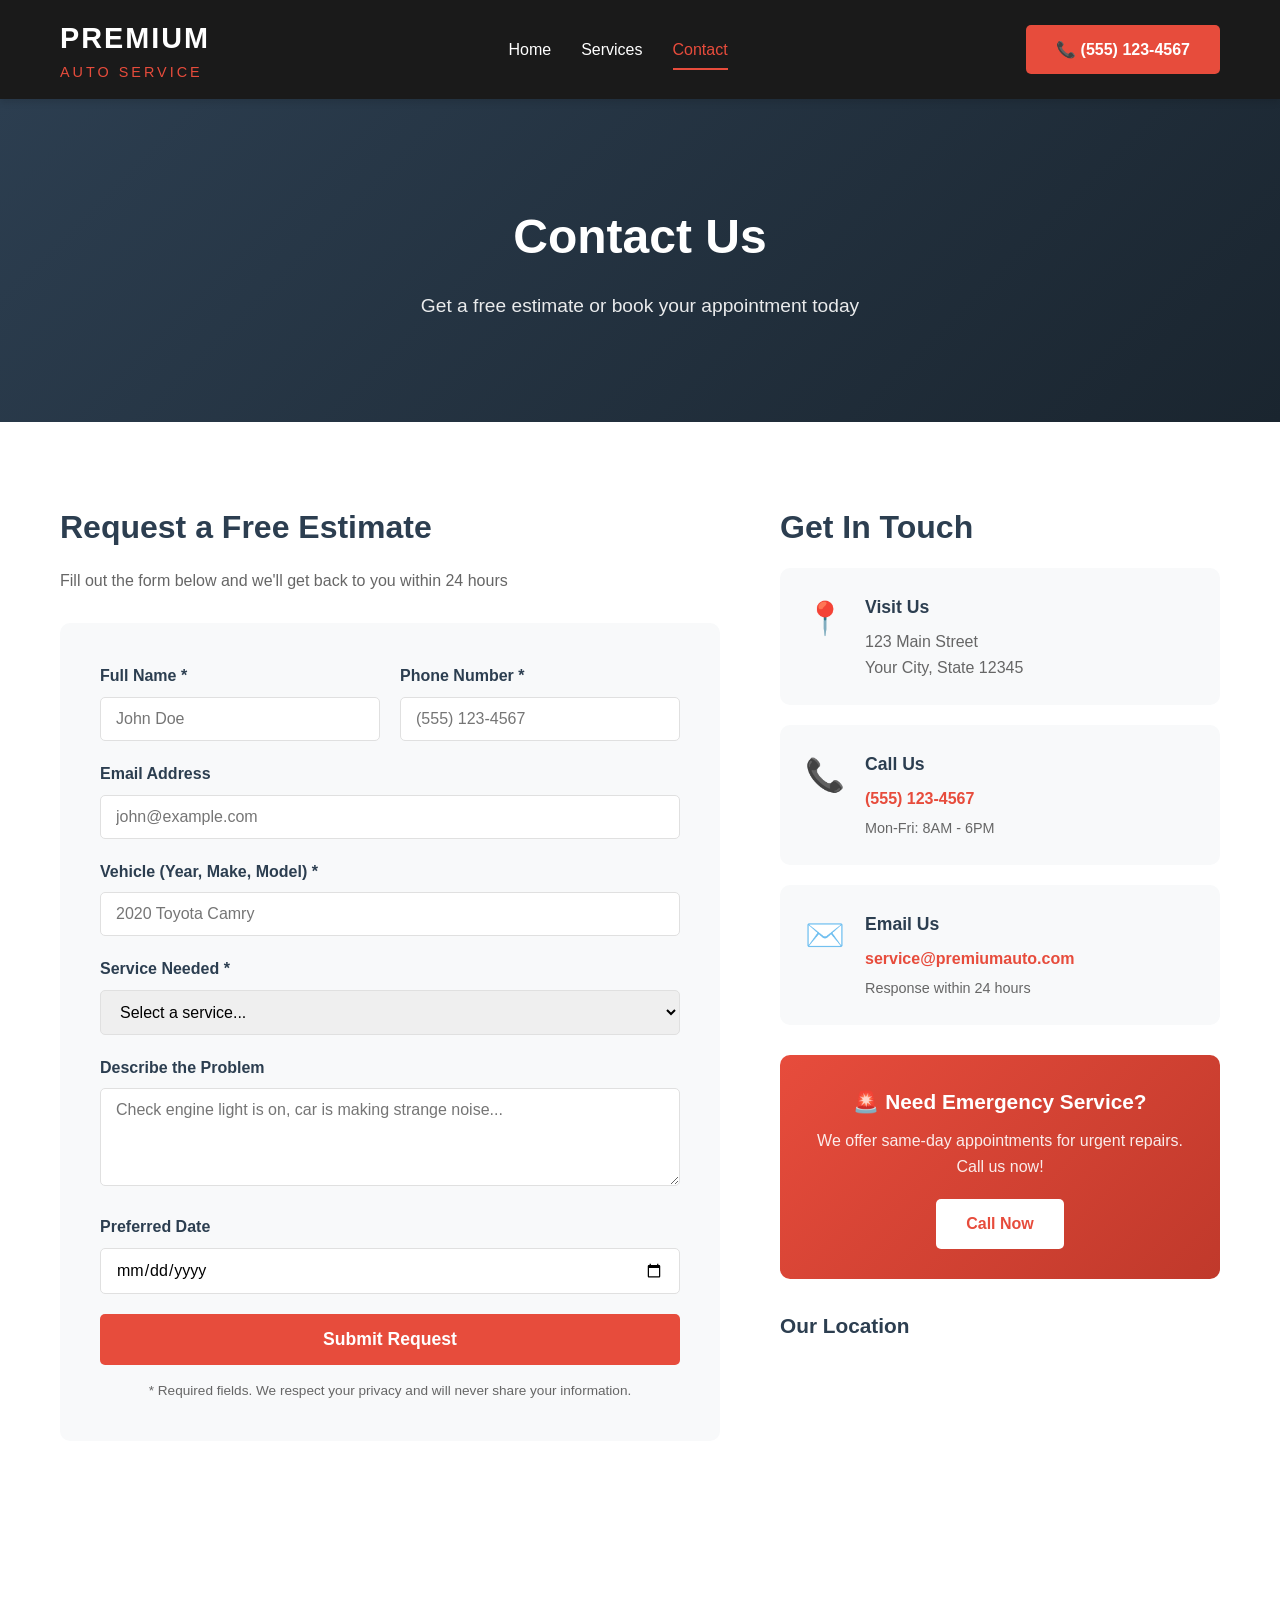
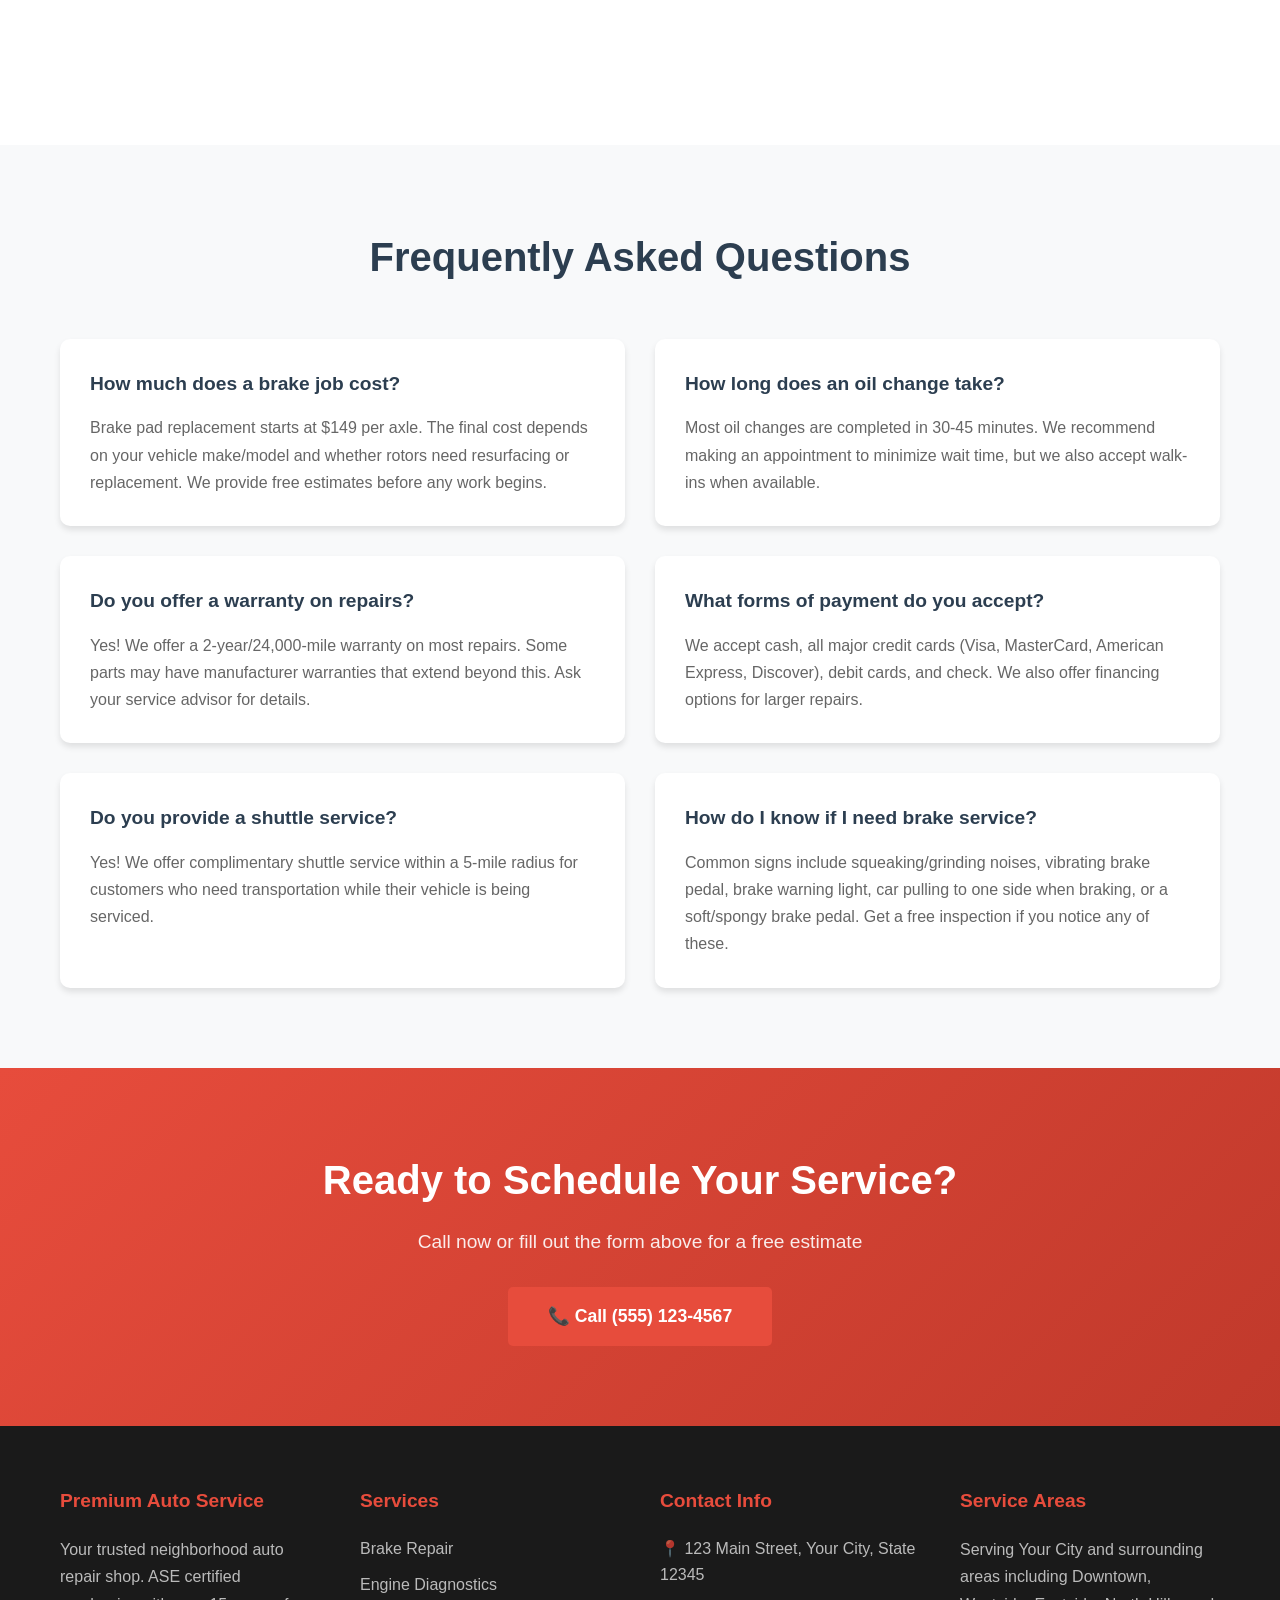
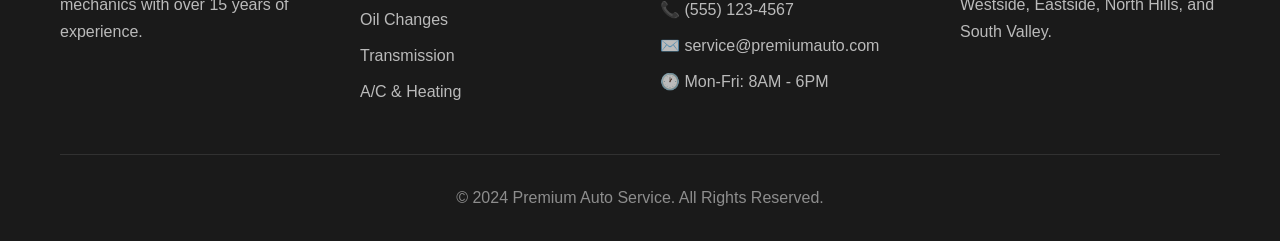
<file: contact.html>
<!DOCTYPE html>
<html lang="en">
<head>
    <meta charset="UTF-8">
    <meta name="viewport" content="width=device-width, initial-scale=1.0">
    <title>Contact Us | Book Appointment | Premium Auto Service</title>
    <meta name="description" content="Contact Premium Auto Service for free estimates and appointments. Call (555) 123-4567 or book online. Located at 123 Main Street, Your City.">
    <link rel="stylesheet" href="css/style.css">
</head>
<body>
    <!-- Header -->
    <header class="site-header">
        <div class="container header-flex">
            <div class="logo">
                <span class="logo-text">PREMIUM</span>
                <span class="logo-sub">AUTO SERVICE</span>
            </div>
            <nav class="desktop-nav">
                <a href="index.html">Home</a>
                <a href="services.html">Services</a>
                <a href="contact.html" class="active">Contact</a>
            </nav>
            <a href="tel:+15551234567" class="btn-primary header-cta">📞 (555) 123-4567</a>
            <button class="mobile-menu-btn" onclick="toggleMenu()">☰</button>
        </div>
        <div class="mobile-nav" id="mobileNav">
            <a href="index.html">Home</a>
            <a href="services.html">Services</a>
            <a href="contact.html">Contact</a>
        </div>
    </header>

    <!-- Page Hero -->
    <section class="page-hero">
        <div class="container">
            <h1>Contact Us</h1>
            <p>Get a free estimate or book your appointment today</p>
        </div>
    </section>

    <!-- Contact Section -->
    <section class="contact-section">
        <div class="container">
            <div class="contact-grid">
                
                <!-- Contact Form -->
                <div class="contact-form-wrapper">
                    <h2>Request a Free Estimate</h2>
                    <p>Fill out the form below and we'll get back to you within 24 hours</p>
                    
                    <!-- Formspree Integration (Replace YOUR_FORM_ID) -->
                    <form action="https://formspree.io/f/xjgaonza" method="POST" class="contact-form">
                        <div class="form-row">
                            <div class="form-group">
                                <label for="name">Full Name *</label>
                                <input type="text" id="name" name="name" required placeholder="John Doe">
                            </div>
                            <div class="form-group">
                                <label for="phone">Phone Number *</label>
                                <input type="tel" id="phone" name="phone" required placeholder="(555) 123-4567">
                            </div>
                        </div>
                        
                        <div class="form-group">
                            <label for="email">Email Address</label>
                            <input type="email" id="email" name="email" placeholder="john@example.com">
                        </div>
                        
                        <div class="form-group">
                            <label for="vehicle">Vehicle (Year, Make, Model) *</label>
                            <input type="text" id="vehicle" name="vehicle" required placeholder="2020 Toyota Camry">
                        </div>
                        
                        <div class="form-group">
                            <label for="service">Service Needed *</label>
                            <select id="service" name="service" required>
                                <option value="">Select a service...</option>
                                <option value="Brake Repair">Brake Repair</option>
                                <option value="Engine Diagnostics">Engine Diagnostics</option>
                                <option value="Oil Change">Oil Change</option>
                                <option value="Transmission">Transmission</option>
                                <option value="A/C & Heating">A/C & Heating</option>
                                <option value="Electrical">Electrical</option>
                                <option value="Other">Other</option>
                            </select>
                        </div>
                        
                        <div class="form-group">
                            <label for="message">Describe the Problem</label>
                            <textarea id="message" name="message" rows="4" placeholder="Check engine light is on, car is making strange noise..."></textarea>
                        </div>
                        
                        <div class="form-group">
                            <label for="preferred-date">Preferred Date</label>
                            <input type="date" id="preferred-date" name="preferred_date">
                        </div>
                        
                        <button type="submit" class="btn-primary btn-large btn-full">Submit Request</button>
                        
                        <p class="form-note">* Required fields. We respect your privacy and will never share your information.</p>
                    </form>
                </div>

                <!-- Contact Info -->
                <div class="contact-info-wrapper">
                    <h2>Get In Touch</h2>
                    
                    <div class="contact-card">
                        <div class="contact-icon">📍</div>
                        <div>
                            <h3>Visit Us</h3>
                            <p>123 Main Street<br>Your City, State 12345</p>
                        </div>
                    </div>
                    
                    <div class="contact-card">
                        <div class="contact-icon">📞</div>
                        <div>
                            <h3>Call Us</h3>
                            <p><a href="tel:+15551234567">(555) 123-4567</a></p>
                            <p class="hours">Mon-Fri: 8AM - 6PM</p>
                        </div>
                    </div>
                    
                    <div class="contact-card">
                        <div class="contact-icon">✉️</div>
                        <div>
                            <h3>Email Us</h3>
                            <p><a href="mailto:service@premiumauto.com">service@premiumauto.com</a></p>
                            <p class="hours">Response within 24 hours</p>
                        </div>
                    </div>

                    <div class="emergency-box">
                        <h3>🚨 Need Emergency Service?</h3>
                        <p>We offer same-day appointments for urgent repairs. Call us now!</p>
                        <a href="tel:+15551234567" class="btn-primary">Call Now</a>
                    </div>

                    <div class="map-box">
                        <h3>Our Location</h3>
                        <!-- Google Maps Embed (Replace with your actual location) -->
                        <iframe 
                            src="https://www.google.com/maps/embed?pb=!1m18!1m12!1m3!1d3022.1422937950147!2d-73.98731968482413!3d40.75889497932681!2m3!1f0!2f0!3f0!3m2!1i1024!2i768!4f13.1!3m3!1m2!1s0x89c25855c6480299%3A0x55194ec5a1ae072e!2sTimes%20Square!5e0!3m2!1sen!2sus!4v1622036400000!5m2!1sen!2sus" 
                            width="100%" 
                            height="300" 
                            style="border:0; border-radius: 8px;" 
                            allowfullscreen="" 
                            loading="lazy">
                        </iframe>
                    </div>
                </div>

            </div>
        </div>
    </section>

    <!-- FAQ Section (Great for LLMo) -->
    <section class="faq-section">
        <div class="container">
            <h2 class="section-title">Frequently Asked Questions</h2>
            <div class="faq-grid">
                <div class="faq-item">
                    <h3>How much does a brake job cost?</h3>
                    <p>Brake pad replacement starts at $149 per axle. The final cost depends on your vehicle make/model and whether rotors need resurfacing or replacement. We provide free estimates before any work begins.</p>
                </div>
                <div class="faq-item">
                    <h3>How long does an oil change take?</h3>
                    <p>Most oil changes are completed in 30-45 minutes. We recommend making an appointment to minimize wait time, but we also accept walk-ins when available.</p>
                </div>
                <div class="faq-item">
                    <h3>Do you offer a warranty on repairs?</h3>
                    <p>Yes! We offer a 2-year/24,000-mile warranty on most repairs. Some parts may have manufacturer warranties that extend beyond this. Ask your service advisor for details.</p>
                </div>
                <div class="faq-item">
                    <h3>What forms of payment do you accept?</h3>
                    <p>We accept cash, all major credit cards (Visa, MasterCard, American Express, Discover), debit cards, and check. We also offer financing options for larger repairs.</p>
                </div>
                <div class="faq-item">
                    <h3>Do you provide a shuttle service?</h3>
                    <p>Yes! We offer complimentary shuttle service within a 5-mile radius for customers who need transportation while their vehicle is being serviced.</p>
                </div>
                <div class="faq-item">
                    <h3>How do I know if I need brake service?</h3>
                    <p>Common signs include squeaking/grinding noises, vibrating brake pedal, brake warning light, car pulling to one side when braking, or a soft/spongy brake pedal. Get a free inspection if you notice any of these.</p>
                </div>
            </div>
        </div>
    </section>

    <!-- CTA Section -->
    <section class="cta-section">
        <div class="container">
            <h2>Ready to Schedule Your Service?</h2>
            <p>Call now or fill out the form above for a free estimate</p>
            <a href="tel:+15551234567" class="btn-primary btn-large">📞 Call (555) 123-4567</a>
        </div>
    </section>

    <!-- Footer -->
    <footer class="site-footer">
        <div class="container">
            <div class="footer-grid">
                <div class="footer-col">
                    <h4>Premium Auto Service</h4>
                    <p>Your trusted neighborhood auto repair shop. ASE certified mechanics with over 15 years of experience.</p>
                </div>
                <div class="footer-col">
                    <h4>Services</h4>
                    <ul>
                        <li><a href="services.html#brakes">Brake Repair</a></li>
                        <li><a href="services.html#engine">Engine Diagnostics</a></li>
                        <li><a href="services.html#oil">Oil Changes</a></li>
                        <li><a href="services.html#transmission">Transmission</a></li>
                        <li><a href="services.html#ac">A/C & Heating</a></li>
                    </ul>
                </div>
                <div class="footer-col">
                    <h4>Contact Info</h4>
                    <ul class="contact-info">
                        <li>📍 123 Main Street, Your City, State 12345</li>
                        <li>📞 (555) 123-4567</li>
                        <li>✉️ service@premiumauto.com</li>
                        <li>🕐 Mon-Fri: 8AM - 6PM</li>
                    </ul>
                </div>
                <div class="footer-col">
                    <h4>Service Areas</h4>
                    <p>Serving Your City and surrounding areas including Downtown, Westside, Eastside, North Hills, and South Valley.</p>
                </div>
            </div>
            <div class="footer-bottom">
                <p>&copy; 2024 Premium Auto Service. All Rights Reserved.</p>
            </div>
        </div>
    </footer>

    <script>
        function toggleMenu() {
            const nav = document.getElementById('mobileNav');
            nav.classList.toggle('active');
        }
    </script>
</body>
</html>
</file>
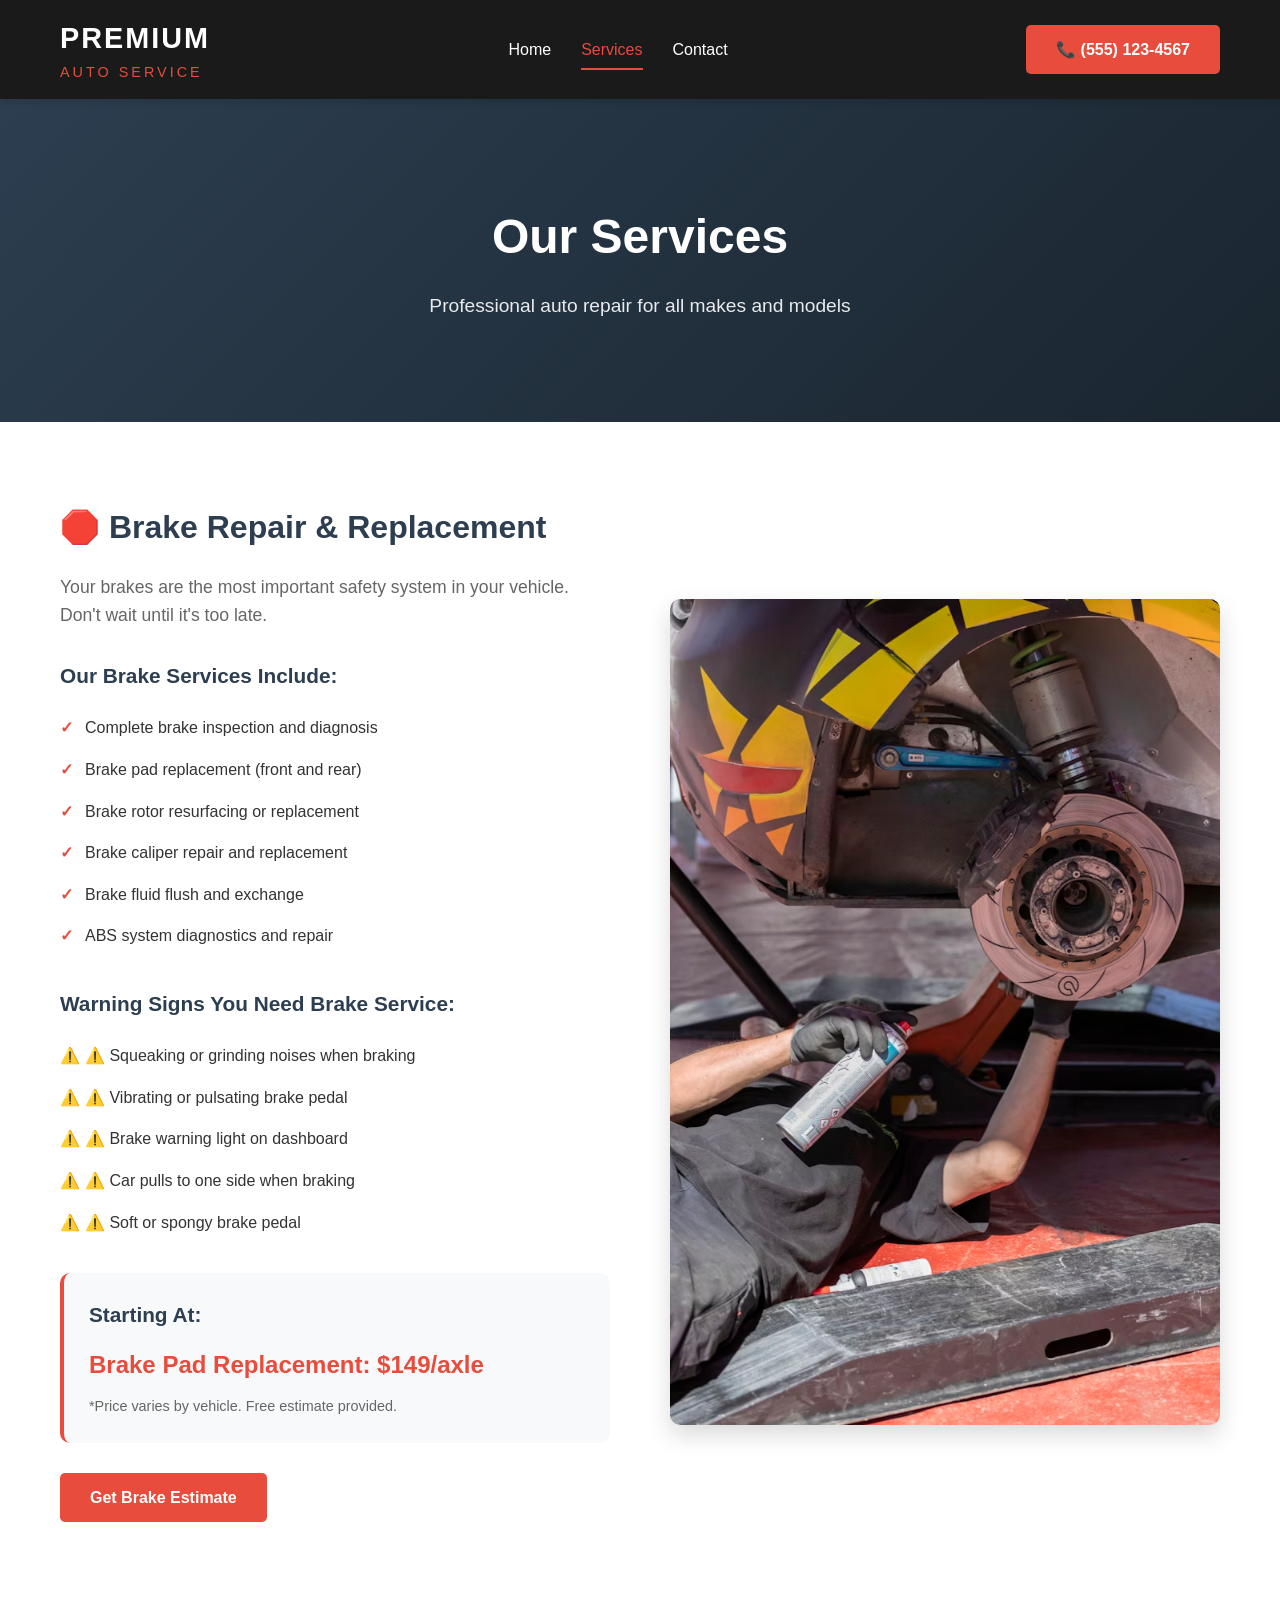
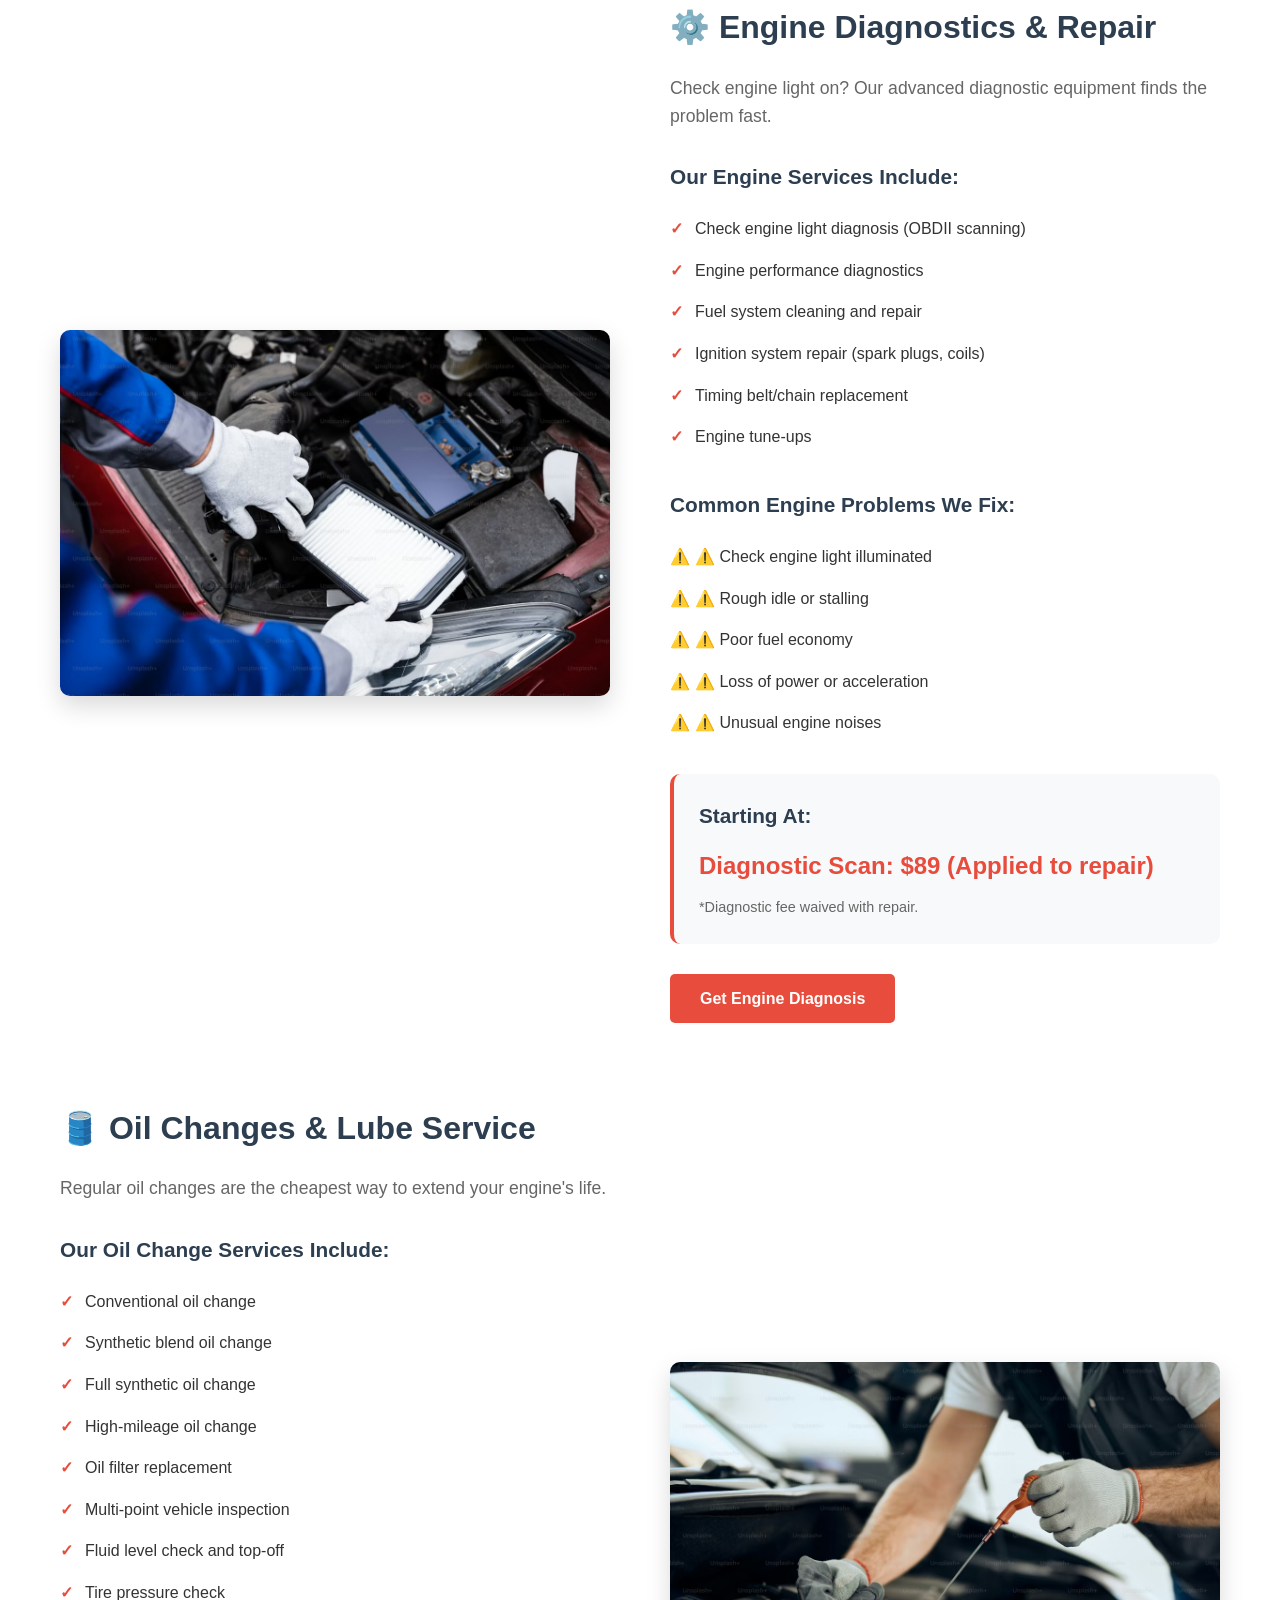
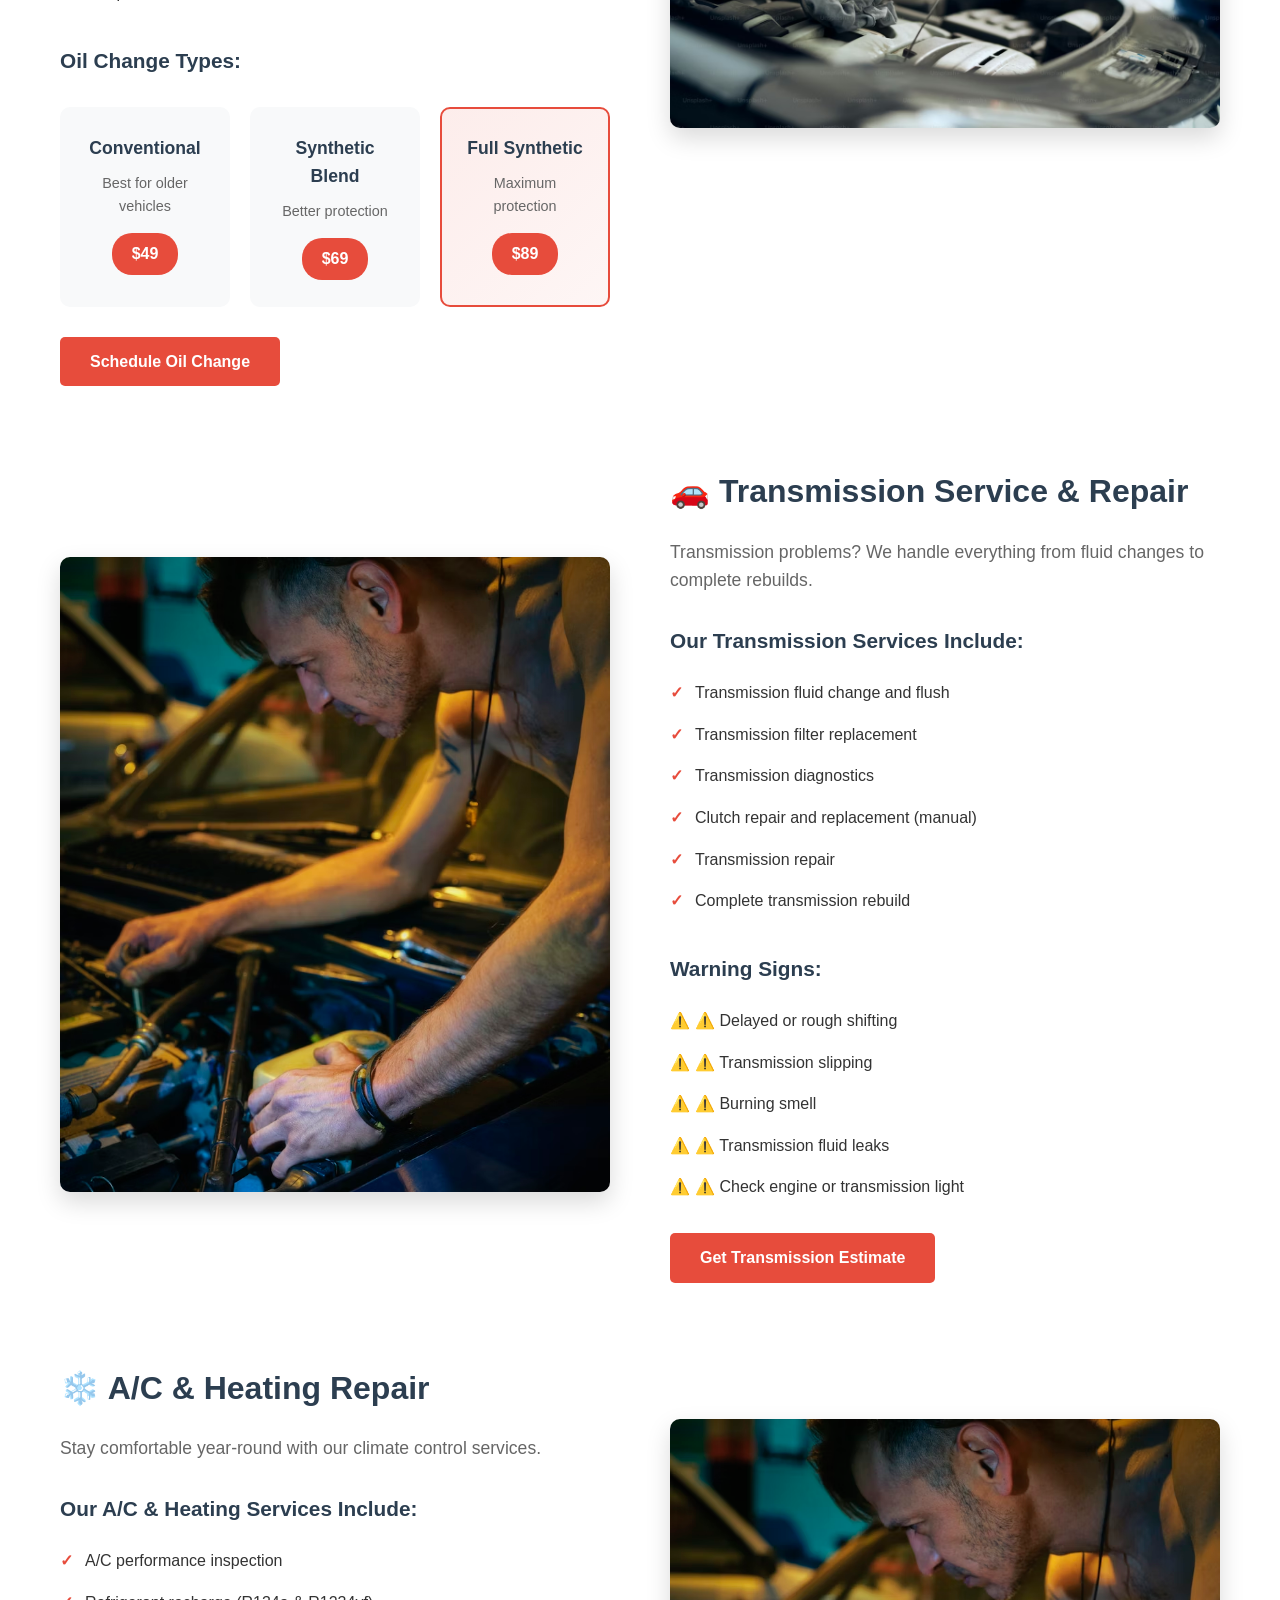
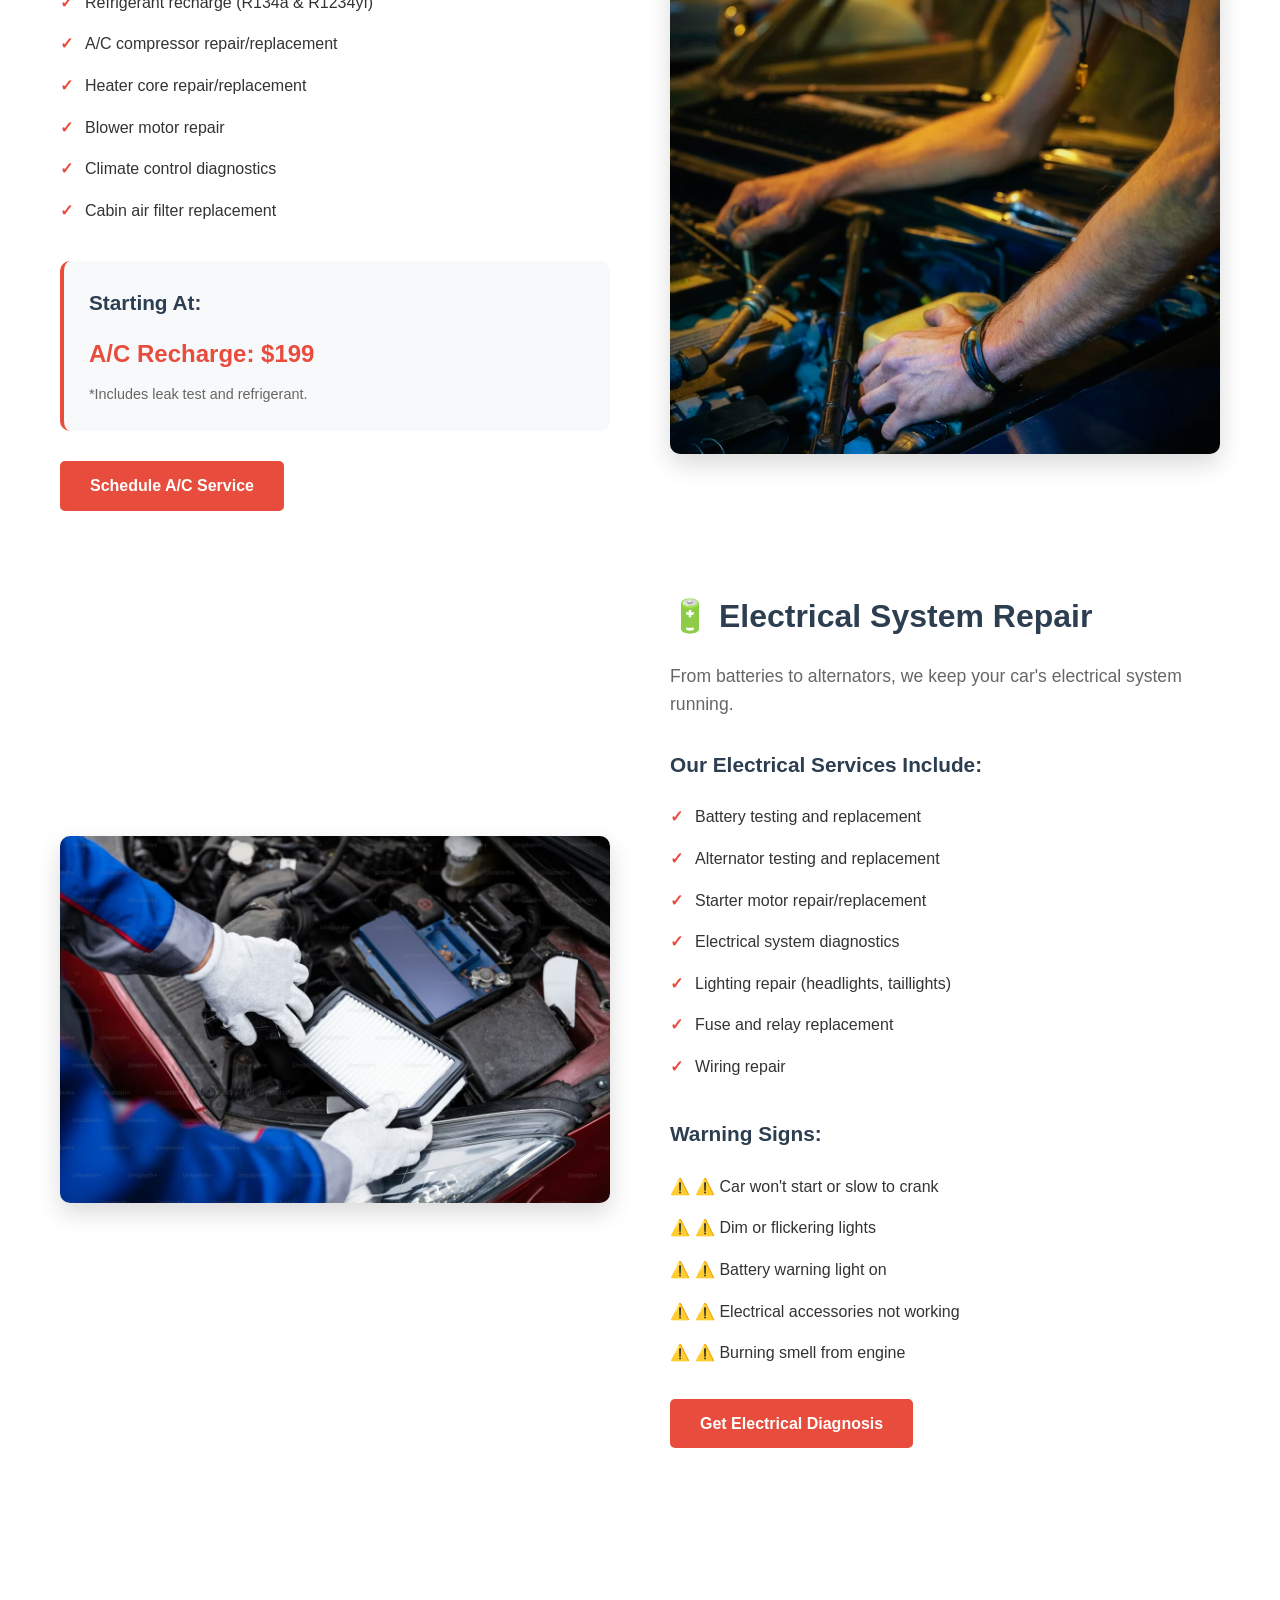
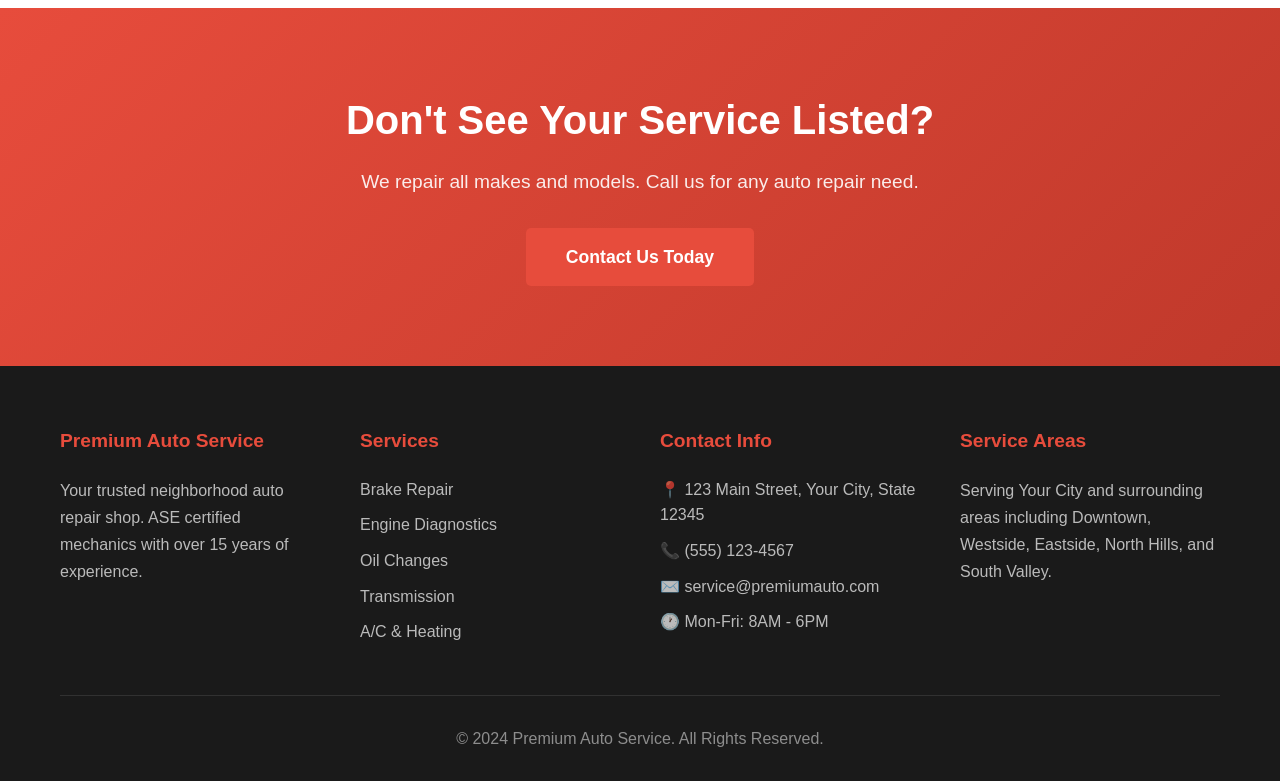
<file: services.html>
<!DOCTYPE html>
<html lang="en">
<head>
    <meta charset="UTF-8">
    <meta name="viewport" content="width=device-width, initial-scale=1.0">
    <title>Auto Repair Services | Brake, Engine, Oil Change | Premium Auto Service</title>
    <meta name="description" content="Complete auto repair services: brake repair, engine diagnostics, oil changes, transmission, A/C repair. ASE certified mechanics. Free estimates. Call now!">
    <meta name="keywords" content="brake repair, engine diagnostics, oil change, transmission repair, auto repair services">
    <link rel="stylesheet" href="css/style.css">
    
    <!-- Service Schema Markup -->
    <script type="application/ld+json">
    {
      "@context": "https://schema.org",
      "@type": "AutoRepair",
      "name": "Premium Auto Service",
      "hasOfferCatalog": {
        "@type": "OfferCatalog",
        "name": "Auto Repair Services",
        "itemListElement": [
          {
            "@type": "Offer",
            "itemOffered": {
              "@type": "Service",
              "name": "Brake Repair",
              "description": "Complete brake inspection and repair services"
            }
          },
          {
            "@type": "Offer",
            "itemOffered": {
              "@type": "Service",
              "name": "Engine Diagnostics",
              "description": "Check engine light diagnosis and repair"
            }
          },
          {
            "@type": "Offer",
            "itemOffered": {
              "@type": "Service",
              "name": "Oil Change",
              "description": "Full synthetic and conventional oil changes"
            }
          }
        ]
      }
    }
    </script>
</head>
<body>
    <!-- Header (Same as index.html) -->
    <header class="site-header">
        <div class="container header-flex">
            <div class="logo">
                <span class="logo-text">PREMIUM</span>
                <span class="logo-sub">AUTO SERVICE</span>
            </div>
            <nav class="desktop-nav">
                <a href="index.html">Home</a>
                <a href="services.html" class="active">Services</a>
                <a href="contact.html">Contact</a>
            </nav>
            <a href="tel:+15551234567" class="btn-primary header-cta">📞 (555) 123-4567</a>
            <button class="mobile-menu-btn" onclick="toggleMenu()">☰</button>
        </div>
        <div class="mobile-nav" id="mobileNav">
            <a href="index.html">Home</a>
            <a href="services.html">Services</a>
            <a href="contact.html">Contact</a>
        </div>
    </header>

    <!-- Page Hero -->
    <section class="page-hero">
        <div class="container">
            <h1>Our Services</h1>
            <p>Professional auto repair for all makes and models</p>
        </div>
    </section>

    <!-- Service Details -->
    <section class="service-details">
        <div class="container">
            
            <!-- Brake Repair -->
            <div class="service-section" id="brakes">
                <div class="service-content">
                    <h2>🛑 Brake Repair & Replacement</h2>
                    <p class="service-intro">Your brakes are the most important safety system in your vehicle. Don't wait until it's too late.</p>
                    
                    <h3>Our Brake Services Include:</h3>
                    <ul class="service-list">
                        <li>Complete brake inspection and diagnosis</li>
                        <li>Brake pad replacement (front and rear)</li>
                        <li>Brake rotor resurfacing or replacement</li>
                        <li>Brake caliper repair and replacement</li>
                        <li>Brake fluid flush and exchange</li>
                        <li>ABS system diagnostics and repair</li>
                    </ul>

                    <h3>Warning Signs You Need Brake Service:</h3>
                    <ul class="service-list warning-signs">
                        <li>⚠️ Squeaking or grinding noises when braking</li>
                        <li>⚠️ Vibrating or pulsating brake pedal</li>
                        <li>⚠️ Brake warning light on dashboard</li>
                        <li>⚠️ Car pulls to one side when braking</li>
                        <li>⚠️ Soft or spongy brake pedal</li>
                    </ul>

                    <div class="service-pricing">
                        <h3>Starting At:</h3>
                        <p class="price">Brake Pad Replacement: $149/axle</p>
                        <p class="price-note">*Price varies by vehicle. Free estimate provided.</p>
                    </div>

                    <a href="contact.html" class="btn-primary">Get Brake Estimate</a>
                </div>
                <div class="service-image">
                    <img src="images/brake-repair.avif" alt="Brake repair service - brake discs and calipers">
                </div>
            </div>

            <!-- Engine Diagnostics -->
            <div class="service-section reverse" id="engine">
                <div class="service-content">
                    <h2>⚙️ Engine Diagnostics & Repair</h2>
                    <p class="service-intro">Check engine light on? Our advanced diagnostic equipment finds the problem fast.</p>
                    
                    <h3>Our Engine Services Include:</h3>
                    <ul class="service-list">
                        <li>Check engine light diagnosis (OBDII scanning)</li>
                        <li>Engine performance diagnostics</li>
                        <li>Fuel system cleaning and repair</li>
                        <li>Ignition system repair (spark plugs, coils)</li>
                        <li>Timing belt/chain replacement</li>
                        <li>Engine tune-ups</li>
                    </ul>

                    <h3>Common Engine Problems We Fix:</h3>
                    <ul class="service-list warning-signs">
                        <li>⚠️ Check engine light illuminated</li>
                        <li>⚠️ Rough idle or stalling</li>
                        <li>⚠️ Poor fuel economy</li>
                        <li>⚠️ Loss of power or acceleration</li>
                        <li>⚠️ Unusual engine noises</li>
                    </ul>

                    <div class="service-pricing">
                        <h3>Starting At:</h3>
                        <p class="price">Diagnostic Scan: $89 (Applied to repair)</p>
                        <p class="price-note">*Diagnostic fee waived with repair.</p>
                    </div>

                    <a href="contact.html" class="btn-primary">Get Engine Diagnosis</a>
                </div>
                <div class="service-image">
                    <img src="images/engine-diagnostics.avif" alt="Engine diagnostics service - mechanic with laptop">
                </div>
            </div>

            <!-- Oil Change -->
            <div class="service-section" id="oil">
                <div class="service-content">
                    <h2>🛢️ Oil Changes & Lube Service</h2>
                    <p class="service-intro">Regular oil changes are the cheapest way to extend your engine's life.</p>
                    
                    <h3>Our Oil Change Services Include:</h3>
                    <ul class="service-list">
                        <li>Conventional oil change</li>
                        <li>Synthetic blend oil change</li>
                        <li>Full synthetic oil change</li>
                        <li>High-mileage oil change</li>
                        <li>Oil filter replacement</li>
                        <li>Multi-point vehicle inspection</li>
                        <li>Fluid level check and top-off</li>
                        <li>Tire pressure check</li>
                    </ul>

                    <h3>Oil Change Types:</h3>
                    <div class="oil-types">
                        <div class="oil-type">
                            <h4>Conventional</h4>
                            <p>Best for older vehicles</p>
                            <span class="price-tag">$49</span>
                        </div>
                        <div class="oil-type">
                            <h4>Synthetic Blend</h4>
                            <p>Better protection</p>
                            <span class="price-tag">$69</span>
                        </div>
                        <div class="oil-type featured">
                            <h4>Full Synthetic</h4>
                            <p>Maximum protection</p>
                            <span class="price-tag">$89</span>
                        </div>
                    </div>

                    <a href="contact.html" class="btn-primary">Schedule Oil Change</a>
                </div>
                <div class="service-image">
                    <img src="images/oil-change.avif" alt="Oil change service - motor oil being poured">
                </div>
            </div>

            <!-- Transmission -->
            <div class="service-section reverse" id="transmission">
                <div class="service-content">
                    <h2>🚗 Transmission Service & Repair</h2>
                    <p class="service-intro">Transmission problems? We handle everything from fluid changes to complete rebuilds.</p>
                    
                    <h3>Our Transmission Services Include:</h3>
                    <ul class="service-list">
                        <li>Transmission fluid change and flush</li>
                        <li>Transmission filter replacement</li>
                        <li>Transmission diagnostics</li>
                        <li>Clutch repair and replacement (manual)</li>
                        <li>Transmission repair</li>
                        <li>Complete transmission rebuild</li>
                    </ul>

                    <h3>Warning Signs:</h3>
                    <ul class="service-list warning-signs">
                        <li>⚠️ Delayed or rough shifting</li>
                        <li>⚠️ Transmission slipping</li>
                        <li>⚠️ Burning smell</li>
                        <li>⚠️ Transmission fluid leaks</li>
                        <li>⚠️ Check engine or transmission light</li>
                    </ul>

                    <a href="contact.html" class="btn-primary">Get Transmission Estimate</a>
                </div>
                <div class="service-image">
                    <img src="images/mechanic-working.avif" alt="Transmission repair service">
                </div>
            </div>

            <!-- A/C & Heating -->
            <div class="service-section" id="ac">
                <div class="service-content">
                    <h2>❄️ A/C & Heating Repair</h2>
                    <p class="service-intro">Stay comfortable year-round with our climate control services.</p>
                    
                    <h3>Our A/C & Heating Services Include:</h3>
                    <ul class="service-list">
                        <li>A/C performance inspection</li>
                        <li>Refrigerant recharge (R134a & R1234yf)</li>
                        <li>A/C compressor repair/replacement</li>
                        <li>Heater core repair/replacement</li>
                        <li>Blower motor repair</li>
                        <li>Climate control diagnostics</li>
                        <li>Cabin air filter replacement</li>
                    </ul>

                    <div class="service-pricing">
                        <h3>Starting At:</h3>
                        <p class="price">A/C Recharge: $199</p>
                        <p class="price-note">*Includes leak test and refrigerant.</p>
                    </div>

                    <a href="contact.html" class="btn-primary">Schedule A/C Service</a>
                </div>
                <div class="service-image">
                    <img src="images/mechanic-working.avif" alt="A/C and heating repair service">
                </div>
            </div>

            <!-- Electrical -->
            <div class="service-section reverse" id="electrical">
                <div class="service-content">
                    <h2>🔋 Electrical System Repair</h2>
                    <p class="service-intro">From batteries to alternators, we keep your car's electrical system running.</p>
                    
                    <h3>Our Electrical Services Include:</h3>
                    <ul class="service-list">
                        <li>Battery testing and replacement</li>
                        <li>Alternator testing and replacement</li>
                        <li>Starter motor repair/replacement</li>
                        <li>Electrical system diagnostics</li>
                        <li>Lighting repair (headlights, taillights)</li>
                        <li>Fuse and relay replacement</li>
                        <li>Wiring repair</li>
                    </ul>

                    <h3>Warning Signs:</h3>
                    <ul class="service-list warning-signs">
                        <li>⚠️ Car won't start or slow to crank</li>
                        <li>⚠️ Dim or flickering lights</li>
                        <li>⚠️ Battery warning light on</li>
                        <li>⚠️ Electrical accessories not working</li>
                        <li>⚠️ Burning smell from engine</li>
                    </ul>

                    <a href="contact.html" class="btn-primary">Get Electrical Diagnosis</a>
                </div>
                <div class="service-image">
                    <img src="images/engine-diagnostics.avif" alt="Electrical system repair service">
                </div>
            </div>

        </div>
    </section>

    <!-- All Services CTA -->
    <section class="cta-section">
        <div class="container">
            <h2>Don't See Your Service Listed?</h2>
            <p>We repair all makes and models. Call us for any auto repair need.</p>
            <a href="contact.html" class="btn-primary btn-large">Contact Us Today</a>
        </div>
    </section>

    <!-- Footer (Same as index.html) -->
    <footer class="site-footer">
        <div class="container">
            <div class="footer-grid">
                <div class="footer-col">
                    <h4>Premium Auto Service</h4>
                    <p>Your trusted neighborhood auto repair shop. ASE certified mechanics with over 15 years of experience.</p>
                </div>
                <div class="footer-col">
                    <h4>Services</h4>
                    <ul>
                        <li><a href="#brakes">Brake Repair</a></li>
                        <li><a href="#engine">Engine Diagnostics</a></li>
                        <li><a href="#oil">Oil Changes</a></li>
                        <li><a href="#transmission">Transmission</a></li>
                        <li><a href="#ac">A/C & Heating</a></li>
                    </ul>
                </div>
                <div class="footer-col">
                    <h4>Contact Info</h4>
                    <ul class="contact-info">
                        <li>📍 123 Main Street, Your City, State 12345</li>
                        <li>📞 (555) 123-4567</li>
                        <li>✉️ service@premiumauto.com</li>
                        <li>🕐 Mon-Fri: 8AM - 6PM</li>
                    </ul>
                </div>
                <div class="footer-col">
                    <h4>Service Areas</h4>
                    <p>Serving Your City and surrounding areas including Downtown, Westside, Eastside, North Hills, and South Valley.</p>
                </div>
            </div>
            <div class="footer-bottom">
                <p>&copy; 2024 Premium Auto Service. All Rights Reserved.</p>
            </div>
        </div>
    </footer>

    <script>
        function toggleMenu() {
            const nav = document.getElementById('mobileNav');
            nav.classList.toggle('active');
        }
    </script>
</body>
</html>
</file>
<file: css/style.css>
/* ========================================
   PREMIUM AUTO SERVICE - COMPLETE CSS
   ======================================== */

/* CSS Variables */
:root {
    --primary-color: #e74c3c;
    --primary-dark: #c0392b;
    --secondary-color: #2c3e50;
    --accent-color: #3498db;
    --light-bg: #f8f9fa;
    --dark-bg: #1a1a1a;
    --text-color: #333333;
    --text-light: #666666;
    --white: #ffffff;
    --border-color: #e0e0e0;
    --shadow: 0 4px 6px rgba(0, 0, 0, 0.1);
    --shadow-lg: 0 10px 25px rgba(0, 0, 0, 0.15);
    --transition: all 0.3s ease;
}

/* Reset & Base */
* {
    margin: 0;
    padding: 0;
    box-sizing: border-box;
}

html {
    scroll-behavior: smooth;
}

body {
    font-family: 'Segoe UI', Tahoma, Geneva, Verdana, sans-serif;
    line-height: 1.6;
    color: var(--text-color);
    background-color: var(--white);
}

.container {
    max-width: 1200px;
    margin: 0 auto;
    padding: 0 20px;
}

a {
    text-decoration: none;
    color: inherit;
    transition: var(--transition);
}

ul {
    list-style: none;
}

img {
    max-width: 100%;
    height: auto;
    display: block;
}

/* ========================================
   HEADER & NAVIGATION
   ======================================== */

.site-header {
    background: var(--dark-bg);
    color: var(--white);
    padding: 15px 0;
    position: sticky;
    top: 0;
    z-index: 1000;
    box-shadow: var(--shadow);
}

.header-flex {
    display: flex;
    justify-content: space-between;
    align-items: center;
}

.logo {
    display: flex;
    flex-direction: column;
}

.logo-text {
    font-size: 1.8rem;
    font-weight: 700;
    color: var(--white);
    letter-spacing: 2px;
}

.logo-sub {
    font-size: 0.9rem;
    color: var(--primary-color);
    letter-spacing: 3px;
}

.desktop-nav {
    display: flex;
    gap: 30px;
}

.desktop-nav a {
    color: var(--white);
    font-weight: 500;
    padding: 8px 0;
    position: relative;
}

.desktop-nav a:hover,
.desktop-nav a.active {
    color: var(--primary-color);
}

.desktop-nav a::after {
    content: '';
    position: absolute;
    bottom: 0;
    left: 0;
    width: 0;
    height: 2px;
    background: var(--primary-color);
    transition: var(--transition);
}

.desktop-nav a:hover::after,
.desktop-nav a.active::after {
    width: 100%;
}

.header-cta {
    display: inline-block;
    padding: 10px 25px;
    background: var(--primary-color);
    color: var(--white);
    border-radius: 5px;
    font-weight: 600;
}

.header-cta:hover {
    background: var(--primary-dark);
    transform: translateY(-2px);
}

.mobile-menu-btn {
    display: none;
    background: none;
    border: none;
    color: var(--white);
    font-size: 1.5rem;
    cursor: pointer;
}

.mobile-nav {
    display: none;
    background: var(--dark-bg);
    padding: 20px;
}

.mobile-nav.active {
    display: block;
}

.mobile-nav a {
    display: block;
    color: var(--white);
    padding: 10px 0;
    border-bottom: 1px solid rgba(255,255,255,0.1);
}

/* ========================================
   BUTTONS
   ======================================== */

.btn-primary,
.btn-secondary {
    display: inline-block;
    padding: 12px 30px;
    border-radius: 5px;
    font-weight: 600;
    text-align: center;
    transition: var(--transition);
    cursor: pointer;
    border: none;
}

.btn-primary {
    background: var(--primary-color);
    color: var(--white);
}

.btn-primary:hover {
    background: var(--primary-dark);
    transform: translateY(-2px);
    box-shadow: var(--shadow-lg);
}

.btn-secondary {
    background: var(--white);
    color: var(--secondary-color);
    border: 2px solid var(--secondary-color);
}

.btn-secondary:hover {
    background: var(--secondary-color);
    color: var(--white);
    transform: translateY(-2px);
}

.btn-large {
    padding: 15px 40px;
    font-size: 1.1rem;
}

.btn-full {
    width: 100%;
}

/* ========================================
   HERO SECTION
   ======================================== */

.hero {
    background: linear-gradient(135deg, var(--secondary-color) 0%, #1a252f 100%);
    min-height: 80vh;
    display: flex;
    align-items: center;
    position: relative;
    overflow: hidden;
}

.hero-overlay {
    position: absolute;
    top: 0;
    left: 0;
    right: 0;
    bottom: 0;
    background: url('../images/shop-exterior.jpg') center/cover;
    opacity: 0.2;
}

.hero-content {
    position: relative;
    z-index: 1;
    text-align: center;
    color: var(--white);
    padding: 100px 20px;
}

.hero h1 {
    font-size: 3.5rem;
    font-weight: 700;
    margin-bottom: 20px;
    line-height: 1.2;
}

.hero-subtitle {
    font-size: 1.3rem;
    margin-bottom: 40px;
    opacity: 0.9;
}

.hero-buttons {
    display: flex;
    gap: 20px;
    justify-content: center;
    flex-wrap: wrap;
    margin-bottom: 40px;
}

.trust-badges {
    display: flex;
    gap: 30px;
    justify-content: center;
    flex-wrap: wrap;
    font-size: 0.95rem;
}

.trust-badges span {
    background: rgba(255,255,255,0.1);
    padding: 8px 20px;
    border-radius: 20px;
}

/* ========================================
   TRUST BAR
   ======================================== */

.trust-bar {
    background: var(--light-bg);
    padding: 40px 0;
    border-bottom: 1px solid var(--border-color);
}

.trust-grid {
    display: grid;
    grid-template-columns: repeat(auto-fit, minmax(200px, 1fr));
    gap: 30px;
    text-align: center;
}

.trust-item {
    padding: 20px;
}

.trust-icon {
    font-size: 2.5rem;
    display: block;
    margin-bottom: 10px;
}

.trust-item strong {
    display: block;
    font-size: 1.5rem;
    color: var(--secondary-color);
    margin-bottom: 5px;
}

.trust-item p {
    color: var(--text-light);
    font-size: 0.9rem;
}

/* ========================================
   SECTION TITLES
   ======================================== */

.section-title {
    font-size: 2.5rem;
    text-align: center;
    margin-bottom: 15px;
    color: var(--secondary-color);
}

.section-subtitle {
    text-align: center;
    color: var(--text-light);
    font-size: 1.1rem;
    margin-bottom: 50px;
}

/* ========================================
   SERVICES PREVIEW
   ======================================== */

.services-preview {
    padding: 80px 0;
}

.services-grid {
    display: grid;
    grid-template-columns: repeat(auto-fit, minmax(320px, 1fr));
    gap: 30px;
    margin-bottom: 50px;
}

.service-card {
    background: var(--white);
    border: 1px solid var(--border-color);
    border-radius: 10px;
    padding: 30px;
    transition: var(--transition);
}

.service-card:hover {
    transform: translateY(-5px);
    box-shadow: var(--shadow-lg);
    border-color: var(--primary-color);
}

.service-icon {
    font-size: 3rem;
    margin-bottom: 20px;
}

.service-card h3 {
    font-size: 1.4rem;
    margin-bottom: 15px;
    color: var(--secondary-color);
}

.service-card p {
    color: var(--text-light);
    margin-bottom: 20px;
    line-height: 1.7;
}

.service-link {
    color: var(--primary-color);
    font-weight: 600;
}

.service-link:hover {
    text-decoration: underline;
}

.center-btn {
    text-align: center;
}

/* ========================================
   WHY CHOOSE US
   ======================================== */

.why-choose {
    padding: 80px 0;
    background: var(--light-bg);
}

.why-grid {
    display: grid;
    grid-template-columns: 1fr 1fr;
    gap: 60px;
    align-items: center;
}

.why-content h2 {
    text-align: left;
    margin-bottom: 30px;
}

.why-list {
    margin-bottom: 30px;
}

.why-list li {
    padding: 12px 0;
    border-bottom: 1px solid var(--border-color);
    display: flex;
    align-items: flex-start;
    gap: 15px;
}

.why-list .check {
    color: var(--primary-color);
    font-weight: 700;
    font-size: 1.2rem;
}

.why-image img {
    border-radius: 10px;
    box-shadow: var(--shadow-lg);
}

/* ========================================
   TESTIMONIALS
   ======================================== */

.testimonials {
    padding: 80px 0;
    background: var(--secondary-color);
    color: var(--white);
}

.testimonials .section-title {
    color: var(--white);
}

.testimonial-grid {
    display: grid;
    grid-template-columns: repeat(auto-fit, minmax(300px, 1fr));
    gap: 30px;
    margin-top: 50px;
}

.testimonial-card {
    background: rgba(255,255,255,0.1);
    padding: 30px;
    border-radius: 10px;
    backdrop-filter: blur(10px);
}

.stars {
    color: #f1c40f;
    font-size: 1.3rem;
    margin-bottom: 15px;
}

.testimonial-card p {
    font-style: italic;
    margin-bottom: 20px;
    line-height: 1.7;
    opacity: 0.9;
}

.testimonial-author strong {
    display: block;
    font-size: 1.1rem;
    margin-bottom: 5px;
}

.testimonial-author span {
    font-size: 0.9rem;
    opacity: 0.7;
}

/* ========================================
   CTA SECTION
   ======================================== */

.cta-section {
    padding: 80px 0;
    background: linear-gradient(135deg, var(--primary-color) 0%, var(--primary-dark) 100%);
    text-align: center;
    color: var(--white);
}

.cta-section h2 {
    font-size: 2.5rem;
    margin-bottom: 15px;
}

.cta-section p {
    font-size: 1.2rem;
    margin-bottom: 30px;
    opacity: 0.9;
}

.cta-buttons {
    display: flex;
    gap: 20px;
    justify-content: center;
    flex-wrap: wrap;
}

.cta-section .btn-secondary {
    background: var(--white);
    color: var(--primary-color);
    border-color: var(--white);
}

/* ========================================
   PAGE HERO
   ======================================== */

.page-hero {
    background: linear-gradient(135deg, var(--secondary-color) 0%, #1a252f 100%);
    padding: 100px 0;
    text-align: center;
    color: var(--white);
}

.page-hero h1 {
    font-size: 3rem;
    margin-bottom: 15px;
}

.page-hero p {
    font-size: 1.2rem;
    opacity: 0.9;
}

/* ========================================
   SERVICE DETAILS PAGE
   ======================================== */

.service-details {
    padding: 80px 0;
}

.service-section {
    display: grid;
    grid-template-columns: 1fr 1fr;
    gap: 60px;
    margin-bottom: 80px;
    align-items: center;
}

.service-section.reverse {
    direction: rtl;
}

.service-section.reverse > * {
    direction: ltr;
}

.service-content h2 {
    font-size: 2rem;
    margin-bottom: 20px;
    color: var(--secondary-color);
}

.service-intro {
    font-size: 1.1rem;
    color: var(--text-light);
    margin-bottom: 30px;
}

.service-content h3 {
    font-size: 1.3rem;
    margin: 30px 0 15px;
    color: var(--secondary-color);
}

.service-list {
    margin-bottom: 25px;
}

.service-list li {
    padding: 8px 0;
    padding-left: 25px;
    position: relative;
}

.service-list li::before {
    content: '✓';
    position: absolute;
    left: 0;
    color: var(--primary-color);
    font-weight: 700;
}

.warning-signs li::before {
    content: '⚠️';
}

.service-pricing {
    background: var(--light-bg);
    padding: 25px;
    border-radius: 10px;
    margin: 30px 0;
    border-left: 4px solid var(--primary-color);
}

.service-pricing h3 {
    margin-top: 0;
}

.price {
    font-size: 1.5rem;
    font-weight: 700;
    color: var(--primary-color);
    margin: 10px 0;
}

.price-note {
    font-size: 0.9rem;
    color: var(--text-light);
    margin: 0;
}

.service-image img {
    border-radius: 10px;
    box-shadow: var(--shadow-lg);
}

.oil-types {
    display: grid;
    grid-template-columns: repeat(3, 1fr);
    gap: 20px;
    margin: 30px 0;
}

.oil-type {
    background: var(--light-bg);
    padding: 25px;
    border-radius: 10px;
    text-align: center;
    border: 2px solid transparent;
}

.oil-type.featured {
    border-color: var(--primary-color);
    background: linear-gradient(135deg, rgba(231,76,60,0.1) 0%, rgba(231,76,60,0.05) 100%);
}

.oil-type h4 {
    font-size: 1.1rem;
    margin-bottom: 10px;
    color: var(--secondary-color);
}

.oil-type p {
    font-size: 0.9rem;
    color: var(--text-light);
    margin-bottom: 15px;
}

.price-tag {
    display: inline-block;
    background: var(--primary-color);
    color: var(--white);
    padding: 8px 20px;
    border-radius: 20px;
    font-weight: 700;
}

/* ========================================
   CONTACT PAGE
   ======================================== */

.contact-section {
    padding: 80px 0;
}

.contact-grid {
    display: grid;
    grid-template-columns: 1.5fr 1fr;
    gap: 60px;
}

.contact-form-wrapper h2,
.contact-info-wrapper h2 {
    font-size: 2rem;
    margin-bottom: 15px;
    color: var(--secondary-color);
}

.contact-form-wrapper > p,
.contact-info-wrapper > p {
    color: var(--text-light);
    margin-bottom: 30px;
}

.contact-form {
    background: var(--light-bg);
    padding: 40px;
    border-radius: 10px;
}

.form-row {
    display: grid;
    grid-template-columns: 1fr 1fr;
    gap: 20px;
}

.form-group {
    margin-bottom: 20px;
}

.form-group label {
    display: block;
    margin-bottom: 8px;
    font-weight: 600;
    color: var(--secondary-color);
}

.form-group input,
.form-group select,
.form-group textarea {
    width: 100%;
    padding: 12px 15px;
    border: 1px solid var(--border-color);
    border-radius: 5px;
    font-size: 1rem;
    font-family: inherit;
    transition: var(--transition);
}

.form-group input:focus,
.form-group select:focus,
.form-group textarea:focus {
    outline: none;
    border-color: var(--primary-color);
    box-shadow: 0 0 0 3px rgba(231,76,60,0.1);
}

.form-group textarea {
    resize: vertical;
}

.form-note {
    font-size: 0.85rem;
    color: var(--text-light);
    margin-top: 15px;
    text-align: center;
}

.contact-card {
    display: flex;
    gap: 20px;
    padding: 25px;
    background: var(--light-bg);
    border-radius: 10px;
    margin-bottom: 20px;
}

.contact-icon {
    font-size: 2rem;
}

.contact-card h3 {
    font-size: 1.1rem;
    margin-bottom: 8px;
    color: var(--secondary-color);
}

.contact-card p {
    color: var(--text-light);
}

.contact-card a {
    color: var(--primary-color);
    font-weight: 600;
}

.hours {
    font-size: 0.9rem;
    margin-top: 5px;
}

.emergency-box {
    background: linear-gradient(135deg, var(--primary-color) 0%, var(--primary-dark) 100%);
    color: var(--white);
    padding: 30px;
    border-radius: 10px;
    text-align: center;
    margin: 30px 0;
}

.emergency-box h3 {
    font-size: 1.3rem;
    margin-bottom: 10px;
}

.emergency-box p {
    margin-bottom: 20px;
    opacity: 0.9;
}

.emergency-box .btn-primary {
    background: var(--white);
    color: var(--primary-color);
}

.map-box {
    margin-top: 30px;
}

.map-box h3 {
    font-size: 1.3rem;
    margin-bottom: 15px;
    color: var(--secondary-color);
}

/* ========================================
   FAQ SECTION
   ======================================== */

.faq-section {
    padding: 80px 0;
    background: var(--light-bg);
}

.faq-grid {
    display: grid;
    grid-template-columns: repeat(auto-fit, minmax(500px, 1fr));
    gap: 30px;
    margin-top: 50px;
}

.faq-item {
    background: var(--white);
    padding: 30px;
    border-radius: 10px;
    box-shadow: var(--shadow);
}

.faq-item h3 {
    font-size: 1.2rem;
    margin-bottom: 15px;
    color: var(--secondary-color);
}

.faq-item p {
    color: var(--text-light);
    line-height: 1.7;
}

/* ========================================
   FOOTER
   ======================================== */

.site-footer {
    background: var(--dark-bg);
    color: var(--white);
    padding: 60px 0 30px;
}

.footer-grid {
    display: grid;
    grid-template-columns: repeat(auto-fit, minmax(250px, 1fr));
    gap: 40px;
    margin-bottom: 40px;
}

.footer-col h4 {
    font-size: 1.2rem;
    margin-bottom: 20px;
    color: var(--primary-color);
}

.footer-col p {
    color: rgba(255,255,255,0.7);
    line-height: 1.7;
}

.footer-col ul li {
    margin-bottom: 10px;
}

.footer-col ul li a {
    color: rgba(255,255,255,0.7);
}

.footer-col ul li a:hover {
    color: var(--primary-color);
}

.contact-info li {
    color: rgba(255,255,255,0.7);
    margin-bottom: 12px;
}

.social-links {
    display: flex;
    gap: 15px;
    margin-top: 20px;
}

.social-links a {
    background: rgba(255,255,255,0.1);
    padding: 10px 15px;
    border-radius: 5px;
    font-size: 0.9rem;
}

.social-links a:hover {
    background: var(--primary-color);
}

.footer-bottom {
    border-top: 1px solid rgba(255,255,255,0.1);
    padding-top: 30px;
    text-align: center;
    color: rgba(255,255,255,0.5);
}

/* ========================================
   RESPONSIVE DESIGN
   ======================================== */

@media (max-width: 992px) {
    .why-grid,
    .service-section,
    .contact-grid {
        grid-template-columns: 1fr;
        gap: 40px;
    }

    .service-section.reverse {
        direction: ltr;
    }

    .hero h1 {
        font-size: 2.5rem;
    }

    .oil-types {
        grid-template-columns: 1fr;
    }
}

@media (max-width: 768px) {
    .desktop-nav,
    .header-cta {
        display: none;
    }

    .mobile-menu-btn {
        display: block;
    }

    .hero h1 {
        font-size: 2rem;
    }

    .hero-buttons {
        flex-direction: column;
        align-items: center;
    }

    .trust-badges {
        flex-direction: column;
        gap: 15px;
    }

    .section-title {
        font-size: 2rem;
    }

    .form-row {
        grid-template-columns: 1fr;
    }

    .faq-grid {
        grid-template-columns: 1fr;
    }

    .cta-buttons {
        flex-direction: column;
        align-items: center;
    }
}

@media (max-width: 480px) {
    .hero-content {
        padding: 60px 20px;
    }

    .hero h1 {
        font-size: 1.8rem;
    }

    .btn-large {
        padding: 12px 25px;
        font-size: 1rem;
        width: 100%;
    }

    .contact-form {
        padding: 25px;
    }
}
</file>
